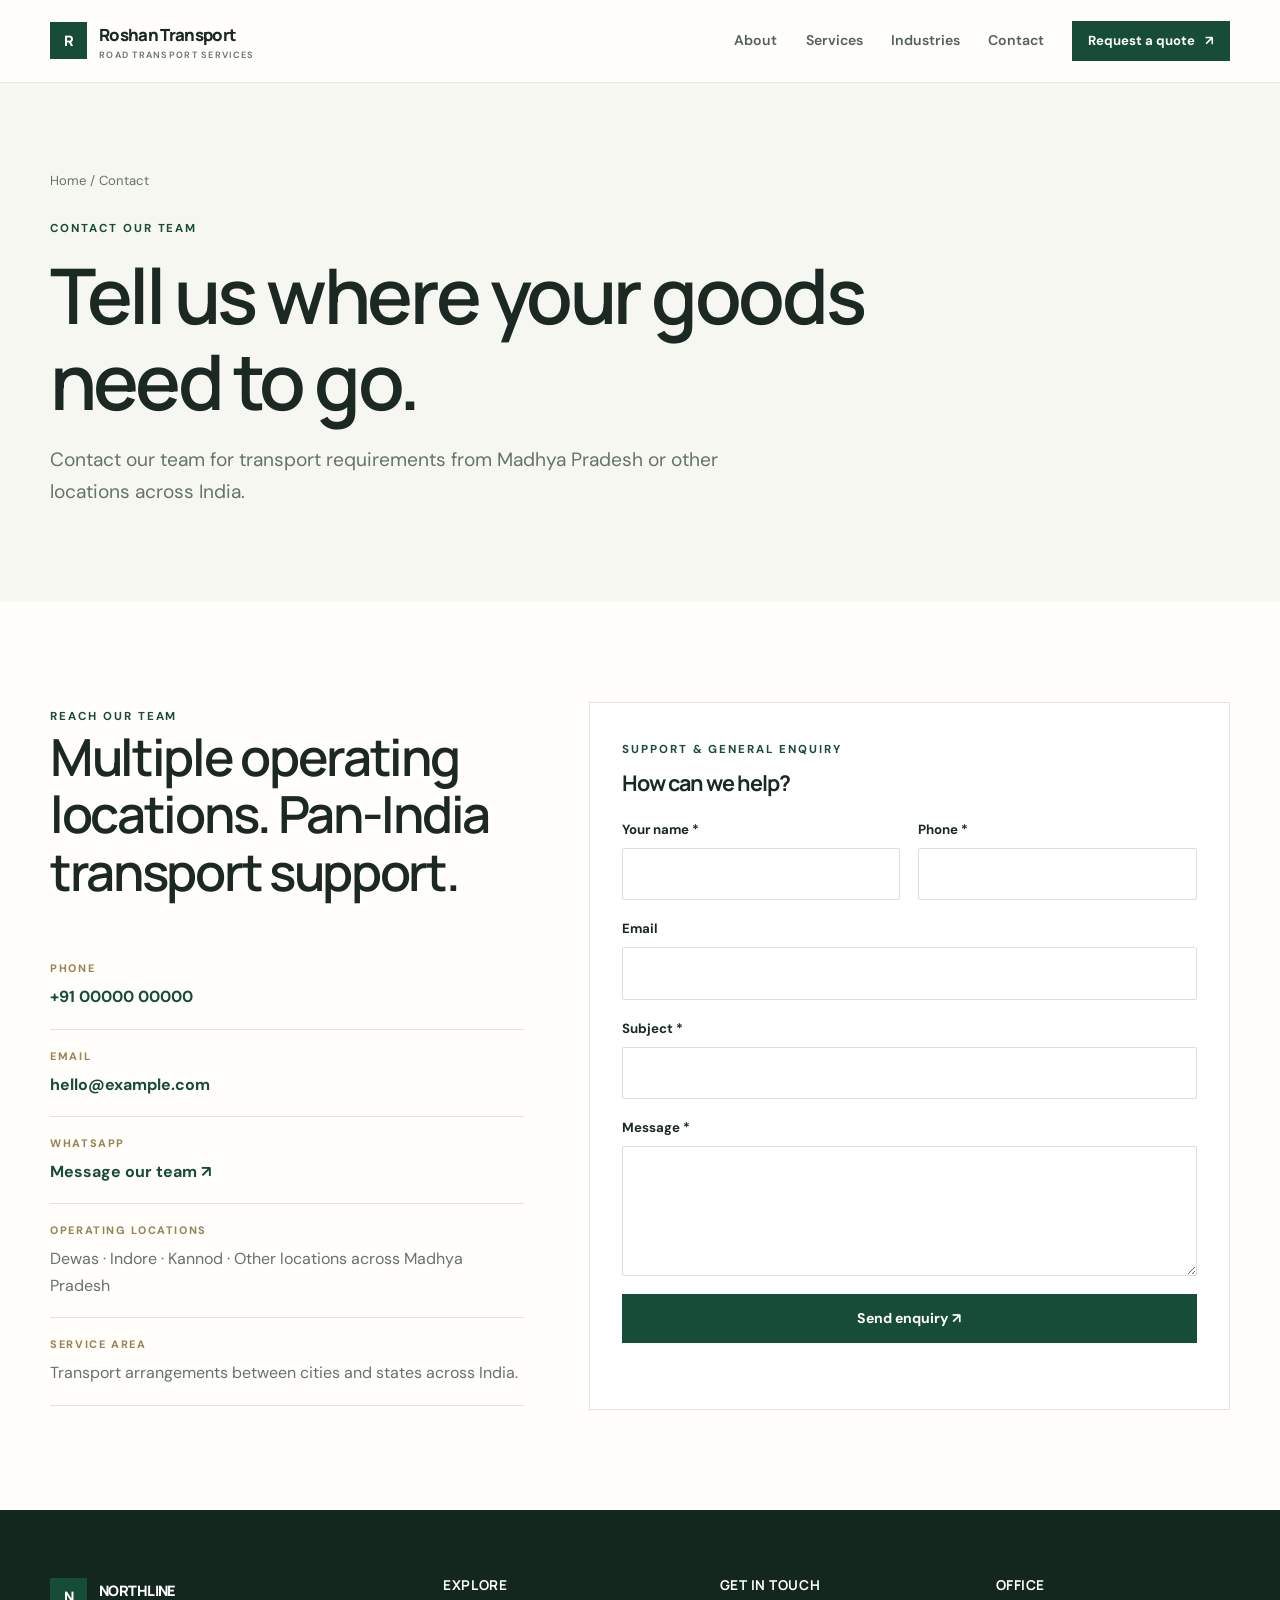
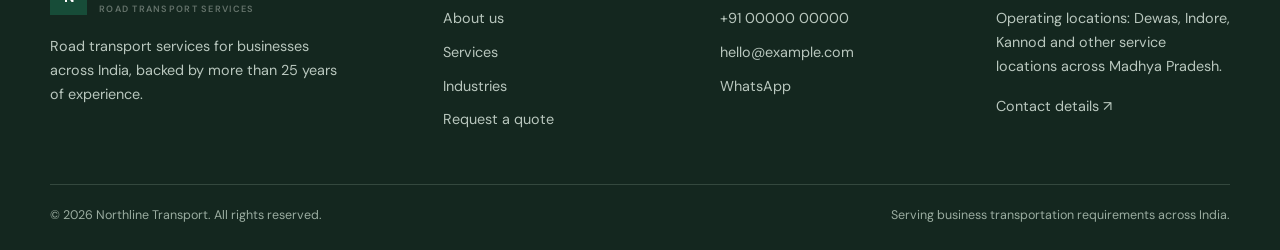
<file: contact.html>
<!doctype html>
<html lang="en">
<head>
  <meta charset="utf-8">
  <meta name="viewport" content="width=device-width, initial-scale=1">
  <title>Contact Us | Pan India Transport Enquiries</title>
  <meta name="description" content="Contact our team for commercial vehicle arrangements, heavy truck transportation and pan-India freight enquiries.">
  <meta name="robots" content="index,follow">
  <link rel="canonical" href="https://www.example.com/contact.html">
  <link rel="preconnect" href="https://fonts.googleapis.com">
  <link rel="preconnect" href="https://fonts.gstatic.com" crossorigin>
  <link rel="stylesheet" href="css/global.css">
  <link rel="stylesheet" href="css/contact.css">

</head>
<body>

<header class="site-header">
  <div class="container nav-wrap">
    <a class="brand" href="index.html" aria-label="Northline Transport home"><span class="brand-mark">R</span><span>Roshan Transport<small>Road Transport Services</small></span></a>
    <button class="menu-toggle" aria-label="Toggle navigation" aria-expanded="false">Menu</button>
    <nav class="nav-links" aria-label="Main navigation">
      <a href="about.html">About</a><a href="services.html">Services</a><a href="industries.html">Industries</a><a href="contact.html">Contact</a>
      <a class="button button-small" href="quote.html">Request a quote <span>↗</span></a>
    </nav>
  </div>
</header>
<main><div class="page-hero"><div class="container"><div class="breadcrumb"><a href="index.html">Home</a> / Contact</div><span class="eyebrow">Contact our team</span><h1>Tell us where your goods need to go.</h1><p class="lead">Contact our team for transport requirements from Madhya Pradesh or other locations across India.</p></div></div>
<section class="section"><div class="container contact-grid"><div><span class="eyebrow">Reach our team</span><h2>Multiple operating locations. Pan-India transport support.</h2><div class="contact-item"><span>PHONE</span><a href="tel:+910000000000">+91 00000 00000</a></div><div class="contact-item"><span>EMAIL</span><a href="mailto:hello@example.com">hello@example.com</a></div><div class="contact-item"><span>WHATSAPP</span><a href="https://wa.me/910000000000">Message our team ↗</a></div><div class="contact-item"><span>OPERATING LOCATIONS</span><p>Dewas · Indore · Kannod · Other locations across Madhya Pradesh</p></div><div class="contact-item"><span>SERVICE AREA</span><p>Transport arrangements between cities and states across India.</p></div></div>
<form class="card support-form" data-api-form="/api/support"><span class="eyebrow">Support & general enquiry</span><h3>How can we help?</h3><div class="form-grid"><div class="field"><label for="name">Your name *</label><input id="name" name="name" required maxlength="100"></div><div class="field"><label for="phone">Phone *</label><input id="phone" name="phone" required maxlength="20" inputmode="tel"></div><div class="field field-full"><label for="email">Email</label><input id="email" name="email" type="email" maxlength="160"></div><div class="field field-full"><label for="subject">Subject *</label><input id="subject" name="subject" required maxlength="160"></div><div class="field field-full"><label for="message">Message *</label><textarea id="message" name="message" required maxlength="2000"></textarea></div><div class="field field-full"><button class="button" type="submit">Send enquiry ↗</button><p class="form-status" role="status" aria-live="polite"></p></div></div></form></div></section></main>
<footer class="site-footer">
  <div class="container">
    <div class="footer-grid">
      <div><a class="brand" href="index.html"><span class="brand-mark">N</span><span>NORTHLINE<small>Road Transport Services</small></span></a><p style="max-width:300px;margin-top:20px">Road transport services for businesses across India, backed by more than 25 years of experience.</p></div>
      <div><h3>EXPLORE</h3><div class="footer-links"><a href="about.html">About us</a><a href="services.html">Services</a><a href="industries.html">Industries</a><a href="quote.html">Request a quote</a></div></div>
      <div><h3>GET IN TOUCH</h3><div class="footer-links"><a href="tel:+910000000000">+91 00000 00000</a><a href="mailto:hello@example.com">hello@example.com</a><a href="https://wa.me/910000000000">WhatsApp</a></div></div>
      <div><h3>OFFICE</h3><p>Operating locations: Dewas, Indore, Kannod and other service locations across Madhya Pradesh.</p><a href="contact.html">Contact details ↗</a></div>
    </div>
    <div class="footer-bottom"><span>© <span data-year></span> Northline Transport. All rights reserved.</span><span>Serving business transportation requirements across India.</span></div>
  </div>
</footer>
<script>document.querySelectorAll('[data-year]').forEach(el => el.textContent = new Date().getFullYear());</script>

<script src="js/config.js"></script>
<script src="js/api.js"></script>
<script src="js/main.js"></script>
<script src="js/forms.js"></script>
<script src="js/admin.js"></script>
</body>
</html>
</file>
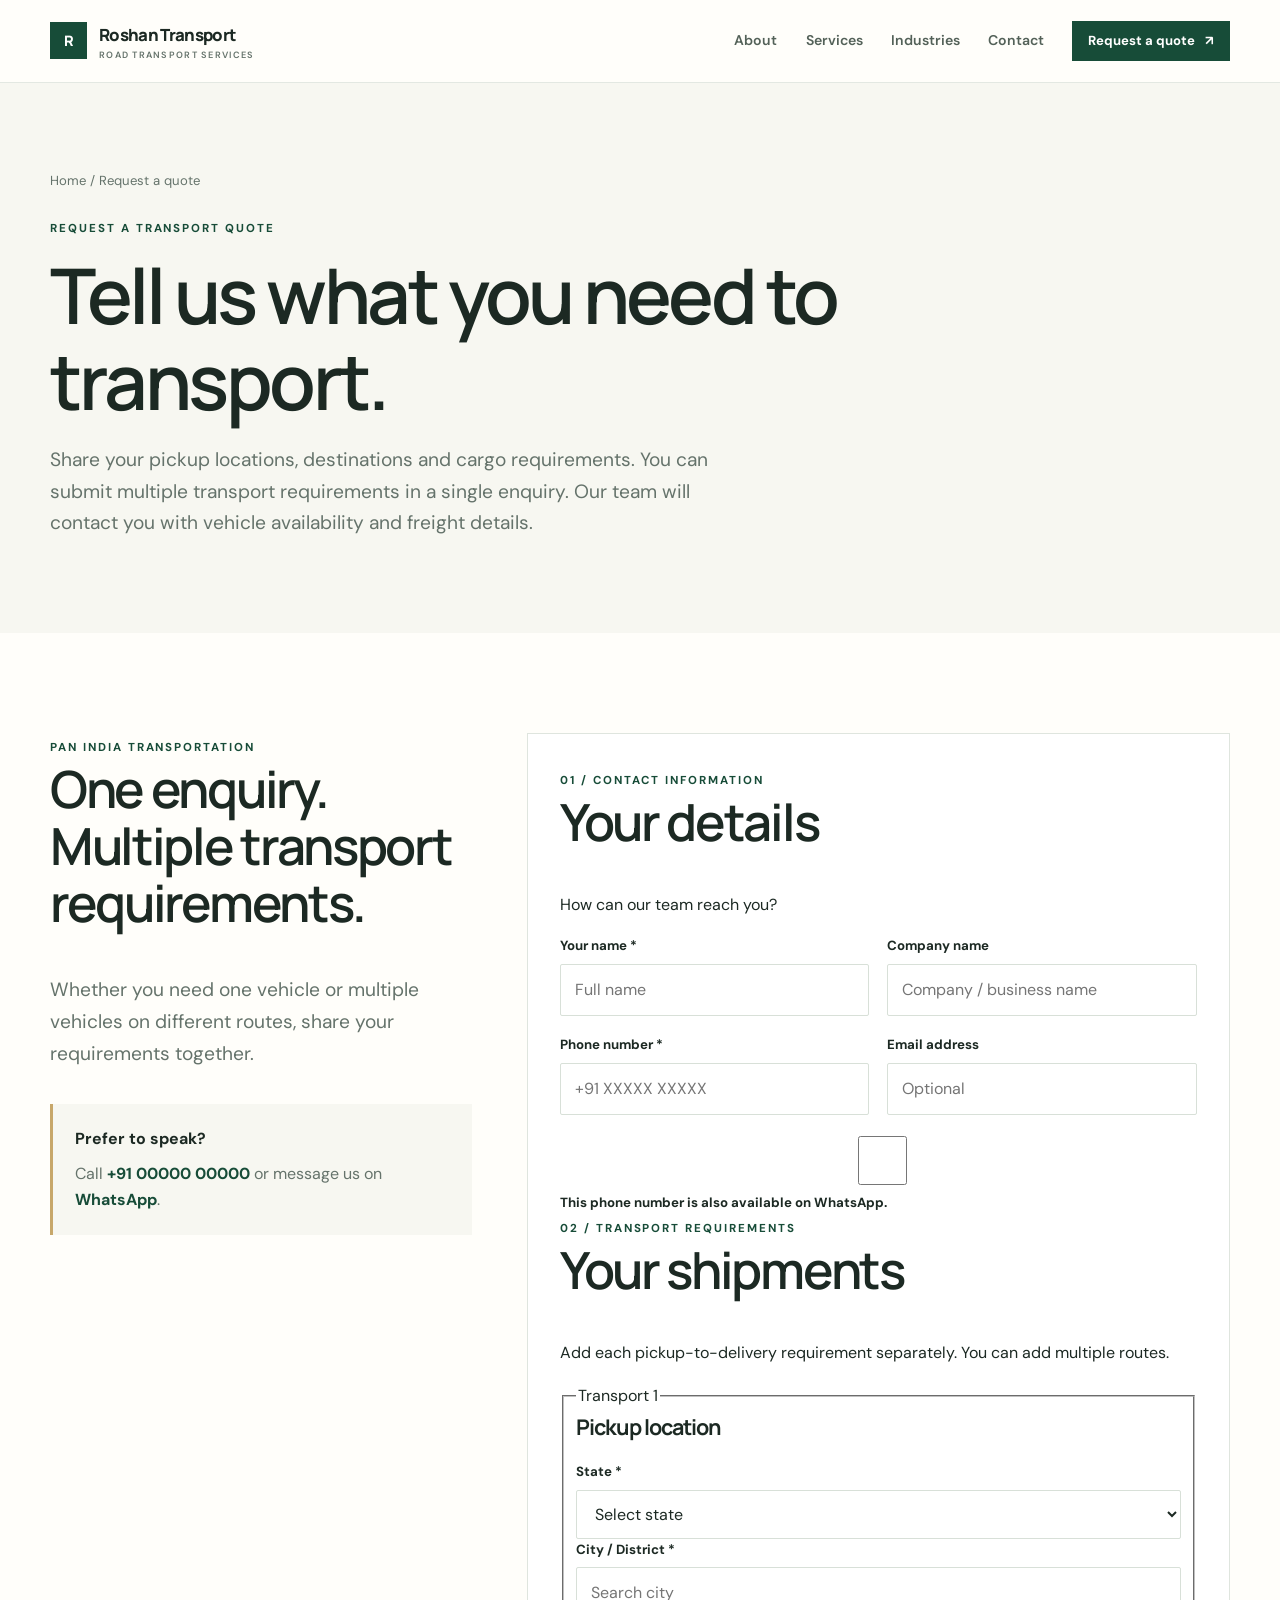
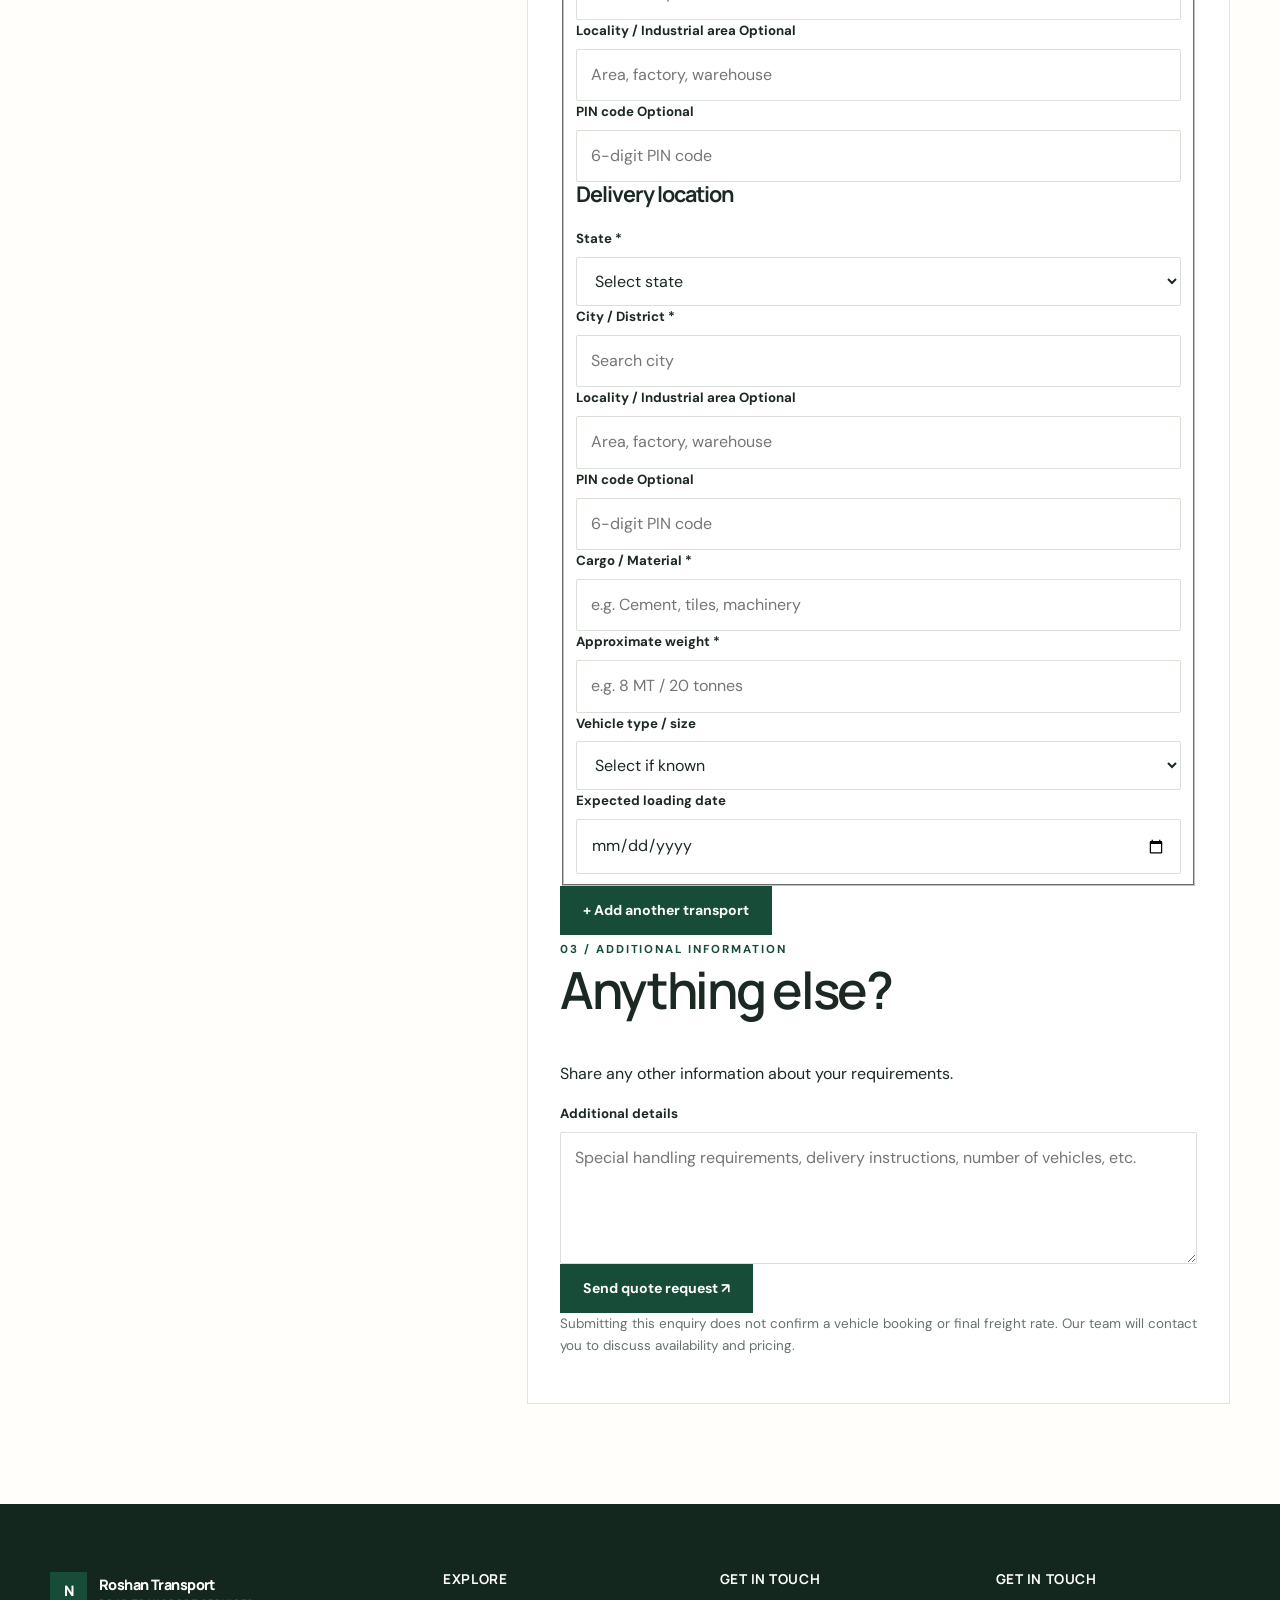
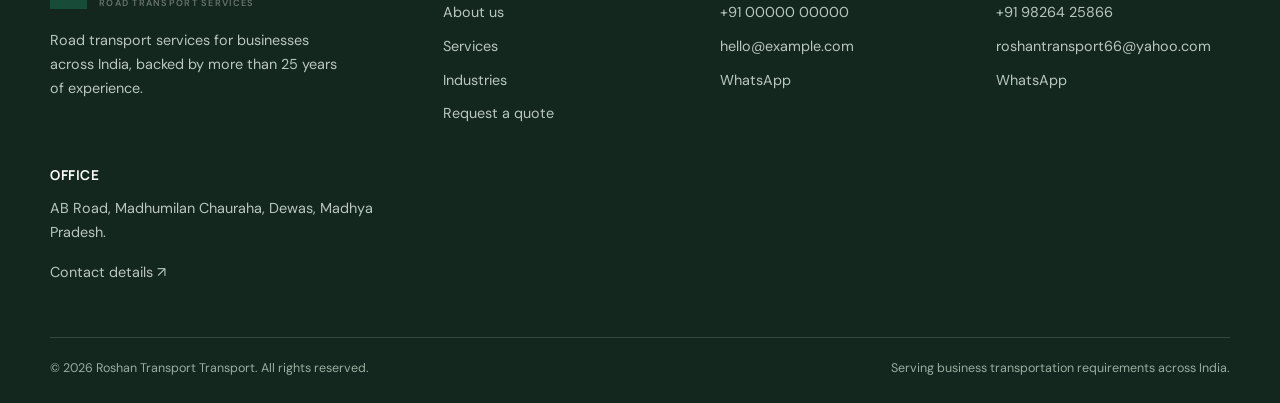
<file: quote.html>
<!doctype html>
<html lang="en">
<head>
  <meta charset="utf-8">
  <meta name="viewport" content="width=device-width, initial-scale=1">

  <title>Request a Freight Quote | Roshan Transport Transport</title>

  <meta name="description" content="Request a pan-India transport quote. Share pickup and delivery locations, cargo details, weight and vehicle requirements.">
  <meta name="robots" content="index,follow">
  <link rel="canonical" href="https://www.example.com/quote.html">

  <link rel="preconnect" href="https://fonts.googleapis.com">
  <link rel="preconnect" href="https://fonts.gstatic.com" crossorigin>

  <link rel="stylesheet" href="css/global.css">
  <link rel="stylesheet" href="css/quote.css">
</head>

<body>

<!-- HEADER -->
<header class="site-header">
  <div class="container nav-wrap">

    <a class="brand" href="index.html" aria-label="Roshan Transport Transport home">
      <span class="brand-mark">R</span>
      <span>
        Roshan Transport
        <small>Road Transport Services</small>
      </span>
    </a>

    <button class="menu-toggle"
            aria-label="Toggle navigation"
            aria-expanded="false">
      Menu
    </button>

    <nav class="nav-links" aria-label="Main navigation">
      <a href="about.html">About</a>
      <a href="services.html">Services</a>
      <a href="industries.html">Industries</a>
      <a href="contact.html">Contact</a>
      <a class="button button-small" href="quote.html">
        Request a quote <span>↗</span>
      </a>
    </nav>

  </div>
</header>


<main>

  <!-- PAGE INTRO -->
  <div class="page-hero">
    <div class="container">

      <div class="breadcrumb">
        <a href="index.html">Home</a> / Request a quote
      </div>

      <span class="eyebrow">Request a transport quote</span>

      <h1>Tell us what you need to transport.</h1>

      <p class="lead">
        Share your pickup locations, destinations and cargo requirements.
        You can submit multiple transport requirements in a single enquiry.
        Our team will contact you with vehicle availability and freight details.
      </p>

    </div>
  </div>


  <!-- QUOTE FORM -->
  <section class="section">

    <div class="container form-layout">

      <!-- FORM SIDEBAR -->
      <div class="form-intro">

        <span class="eyebrow">Pan India transportation</span>

        <h2>One enquiry. Multiple transport requirements.</h2>

        <p class="lead">
          Whether you need one vehicle or multiple vehicles on different
          routes, share your requirements together.
        </p>

        <div class="form-aside">
          <strong>Prefer to speak?</strong>

          <p>
            Call
            <a href="tel:+910000000000">+91 00000 00000</a>
            or message us on
            <a href="https://wa.me/910000000000">WhatsApp</a>.
          </p>
        </div>

      </div>


      <!-- MAIN FORM -->
      <form class="card request-form"
            id="quoteForm"
            data-api-form="/api/quotes">

        <!-- CLIENT DETAILS -->
        <section class="form-section">

          <div class="form-section-heading">
            <span class="eyebrow">01 / Contact information</span>
            <h2>Your details</h2>
            <p>How can our team reach you?</p>
          </div>

          <div class="form-grid">

            <div class="field">
              <label for="name">Your name *</label>
              <input
                type="text"
                id="name"
                name="name"
                required
                maxlength="100"
                autocomplete="name"
                placeholder="Full name">
            </div>

            <div class="field">
              <label for="company">Company name</label>
              <input
                type="text"
                id="company"
                name="company"
                maxlength="120"
                autocomplete="organization"
                placeholder="Company / business name">
            </div>

            <div class="field">
              <label for="phone">Phone number *</label>
              <input
                type="tel"
                id="phone"
                name="phone"
                required
                maxlength="20"
                autocomplete="tel"
                inputmode="tel"
                placeholder="+91 XXXXX XXXXX">
            </div>

            <div class="field">
              <label for="email">Email address</label>
              <input
                type="email"
                id="email"
                name="email"
                maxlength="160"
                autocomplete="email"
                placeholder="Optional">
            </div>

            <div class="field field-full">
              <label class="checkbox-label" for="whatsapp">
                <input
                  type="checkbox"
                  id="whatsapp"
                  name="whatsappAvailable"
                  value="true">
                This phone number is also available on WhatsApp.
              </label>
            </div>

          </div>
        </section>


        <!-- TRANSPORT REQUIREMENTS -->
        <section class="form-section">

          <div class="form-section-heading">
            <span class="eyebrow">02 / Transport requirements</span>
            <h2>Your shipments</h2>
            <p>
              Add each pickup-to-delivery requirement separately.
              You can add multiple routes.
            </p>
          </div>


          <!-- SHIPMENT LIST -->
          <div id="shipmentsList" class="shipments-list">

            <!-- FIRST SHIPMENT -->
            <fieldset class="shipment-card" data-shipment-index="0">

              <legend class="shipment-legend">
                <span class="shipment-number">Transport 1</span>
              </legend>


              <!-- PICKUP AND DELIVERY -->
              <div class="location-grid">

                <!-- PICKUP -->
                <div class="location-panel pickup-panel">

                  <div class="location-heading">
                    <span class="location-indicator pickup-indicator"></span>
                    <h3>Pickup location</h3>
                  </div>

                  <div class="field">
                    <label for="pickupState0">State *</label>
                    <select
                      id="pickupState0"
                      name="shipments[0][pickup][state]"
                      required>
                      <option value="">Select state</option>
                      <option value="Andhra Pradesh">Andhra Pradesh</option>
                      <option value="Arunachal Pradesh">Arunachal Pradesh</option>
                      <option value="Assam">Assam</option>
                      <option value="Bihar">Bihar</option>
                      <option value="Chhattisgarh">Chhattisgarh</option>
                      <option value="Goa">Goa</option>
                      <option value="Gujarat">Gujarat</option>
                      <option value="Haryana">Haryana</option>
                      <option value="Himachal Pradesh">Himachal Pradesh</option>
                      <option value="Jharkhand">Jharkhand</option>
                      <option value="Karnataka">Karnataka</option>
                      <option value="Kerala">Kerala</option>
                      <option value="Madhya Pradesh">Madhya Pradesh</option>
                      <option value="Maharashtra">Maharashtra</option>
                      <option value="Manipur">Manipur</option>
                      <option value="Meghalaya">Meghalaya</option>
                      <option value="Mizoram">Mizoram</option>
                      <option value="Nagaland">Nagaland</option>
                      <option value="Odisha">Odisha</option>
                      <option value="Punjab">Punjab</option>
                      <option value="Rajasthan">Rajasthan</option>
                      <option value="Sikkim">Sikkim</option>
                      <option value="Tamil Nadu">Tamil Nadu</option>
                      <option value="Telangana">Telangana</option>
                      <option value="Tripura">Tripura</option>
                      <option value="Uttar Pradesh">Uttar Pradesh</option>
                      <option value="Uttarakhand">Uttarakhand</option>
                      <option value="West Bengal">West Bengal</option>
                      <option value="Andaman and Nicobar Islands">Andaman and Nicobar Islands</option>
                      <option value="Chandigarh">Chandigarh</option>
                      <option value="Dadra and Nagar Haveli and Daman and Diu">Dadra and Nagar Haveli and Daman and Diu</option>
                      <option value="Delhi">Delhi</option>
                      <option value="Jammu and Kashmir">Jammu and Kashmir</option>
                      <option value="Ladakh">Ladakh</option>
                      <option value="Lakshadweep">Lakshadweep</option>
                      <option value="Puducherry">Puducherry</option>
                    </select>
                  </div>

                  <div class="field">
                    <label for="pickupCity0">City / District *</label>
                    <input
                      type="text"
                      id="pickupCity0"
                      name="shipments[0][pickup][city]"
                      required
                      maxlength="100"
                      placeholder="Search city"
                      autocomplete="off">
                  </div>

                  <div class="field">
                    <label for="pickupLocality0">
                      Locality / Industrial area
                      <span class="optional-label">Optional</span>
                    </label>
                    <input
                      type="text"
                      id="pickupLocality0"
                      name="shipments[0][pickup][locality]"
                      maxlength="150"
                      placeholder="Area, factory, warehouse">
                  </div>

                  <div class="field">
                    <label for="pickupPincode0">
                      PIN code
                      <span class="optional-label">Optional</span>
                    </label>
                    <input
                      type="text"
                      id="pickupPincode0"
                      name="shipments[0][pickup][pincode]"
                      maxlength="6"
                      pattern="[0-9]{6}"
                      inputmode="numeric"
                      placeholder="6-digit PIN code">
                  </div>

                </div>


                <!-- DELIVERY -->
                <div class="location-panel delivery-panel">

                  <div class="location-heading">
                    <span class="location-indicator delivery-indicator"></span>
                    <h3>Delivery location</h3>
                  </div>

                  <div class="field">
                    <label for="deliveryState0">State *</label>
                    <select
                      id="deliveryState0"
                      name="shipments[0][delivery][state]"
                      required>
                      <option value="">Select state</option>
                      <option value="Andhra Pradesh">Andhra Pradesh</option>
                      <option value="Arunachal Pradesh">Arunachal Pradesh</option>
                      <option value="Assam">Assam</option>
                      <option value="Bihar">Bihar</option>
                      <option value="Chhattisgarh">Chhattisgarh</option>
                      <option value="Goa">Goa</option>
                      <option value="Gujarat">Gujarat</option>
                      <option value="Haryana">Haryana</option>
                      <option value="Himachal Pradesh">Himachal Pradesh</option>
                      <option value="Jharkhand">Jharkhand</option>
                      <option value="Karnataka">Karnataka</option>
                      <option value="Kerala">Kerala</option>
                      <option value="Madhya Pradesh">Madhya Pradesh</option>
                      <option value="Maharashtra">Maharashtra</option>
                      <option value="Manipur">Manipur</option>
                      <option value="Meghalaya">Meghalaya</option>
                      <option value="Mizoram">Mizoram</option>
                      <option value="Nagaland">Nagaland</option>
                      <option value="Odisha">Odisha</option>
                      <option value="Punjab">Punjab</option>
                      <option value="Rajasthan">Rajasthan</option>
                      <option value="Sikkim">Sikkim</option>
                      <option value="Tamil Nadu">Tamil Nadu</option>
                      <option value="Telangana">Telangana</option>
                      <option value="Tripura">Tripura</option>
                      <option value="Uttar Pradesh">Uttar Pradesh</option>
                      <option value="Uttarakhand">Uttarakhand</option>
                      <option value="West Bengal">West Bengal</option>
                      <option value="Andaman and Nicobar Islands">Andaman and Nicobar Islands</option>
                      <option value="Chandigarh">Chandigarh</option>
                      <option value="Dadra and Nagar Haveli and Daman and Diu">Dadra and Nagar Haveli and Daman and Diu</option>
                      <option value="Delhi">Delhi</option>
                      <option value="Jammu and Kashmir">Jammu and Kashmir</option>
                      <option value="Ladakh">Ladakh</option>
                      <option value="Lakshadweep">Lakshadweep</option>
                      <option value="Puducherry">Puducherry</option>
                    </select>
                  </div>

                  <div class="field">
                    <label for="deliveryCity0">City / District *</label>
                    <input
                      type="text"
                      id="deliveryCity0"
                      name="shipments[0][delivery][city]"
                      required
                      maxlength="100"
                      placeholder="Search city"
                      autocomplete="off">
                  </div>

                  <div class="field">
                    <label for="deliveryLocality0">
                      Locality / Industrial area
                      <span class="optional-label">Optional</span>
                    </label>
                    <input
                      type="text"
                      id="deliveryLocality0"
                      name="shipments[0][delivery][locality]"
                      maxlength="150"
                      placeholder="Area, factory, warehouse">
                  </div>

                  <div class="field">
                    <label for="deliveryPincode0">
                      PIN code
                      <span class="optional-label">Optional</span>
                    </label>
                    <input
                      type="text"
                      id="deliveryPincode0"
                      name="shipments[0][delivery][pincode]"
                      maxlength="6"
                      pattern="[0-9]{6}"
                      inputmode="numeric"
                      placeholder="6-digit PIN code">
                  </div>

                </div>

              </div>


              <!-- CARGO DETAILS -->
              <div class="shipment-details">

                <div class="field">
                  <label for="cargo0">Cargo / Material *</label>
                  <input
                    type="text"
                    id="cargo0"
                    name="shipments[0][cargo]"
                    required
                    maxlength="180"
                    placeholder="e.g. Cement, tiles, machinery">
                </div>

                <div class="field">
                  <label for="weight0">Approximate weight *</label>
                  <input
                    type="text"
                    id="weight0"
                    name="shipments[0][weight]"
                    required
                    maxlength="80"
                    placeholder="e.g. 8 MT / 20 tonnes">
                </div>

                <div class="field">
                  <label for="vehicleType0">Vehicle type / size</label>
                  <select
                    id="vehicleType0"
                    name="shipments[0][vehicleType]">
                    <option value="">Select if known</option>
                    <option>Pickup / mini goods vehicle</option>
                    <option>LCV / 14 ft</option>
                    <option>17 ft / 19 ft</option>
                    <option>22 ft</option>
                    <option>6-wheel truck</option>
                    <option>10-wheel truck</option>
                    <option>12-wheel truck</option>
                    <option>14-wheel / 16-wheel truck</option>
                    <option>18-wheel / multi-axle</option>
                    <option>32 ft SXL / MXL</option>
                    <option>Trailer</option>
                    <option>Other / special vehicle</option>
                    <option>Not sure - suggest a vehicle</option>
                  </select>
                </div>

                <div class="field">
                  <label for="loadingDate0">Expected loading date</label>
                  <input
                    type="date"
                    id="loadingDate0"
                    name="shipments[0][loadingDate]">
                </div>

              </div>

            </fieldset>

          </div>


          <!-- ADD ANOTHER SHIPMENT -->
          <button
            type="button"
            class="button button-secondary"
            id="addShipment">
            + Add another transport
          </button>


          <!-- TEMPLATE FOR DYNAMIC SHIPMENTS -->
          <template id="shipmentTemplate">

            <fieldset class="shipment-card" data-shipment-index="__INDEX__">

              <legend class="shipment-legend">
                <span class="shipment-number">Transport __NUMBER__</span>

                <button
                  type="button"
                  class="remove-shipment"
                  aria-label="Remove this transport"
                  title="Remove transport">
                  &times;
                </button>
              </legend>


              <div class="location-grid">

                <div class="location-panel pickup-panel">

                  <div class="location-heading">
                    <span class="location-indicator pickup-indicator"></span>
                    <h3>Pickup location</h3>
                  </div>

                  <div class="field">
                    <label for="pickupState__INDEX__">State *</label>
                    <select
                      id="pickupState__INDEX__"
                      name="shipments[__INDEX__][pickup][state]"
                      required>
                      <option value="">Select state</option>
                      <option value="Andhra Pradesh">Andhra Pradesh</option>
                      <option value="Arunachal Pradesh">Arunachal Pradesh</option>
                      <option value="Assam">Assam</option>
                      <option value="Bihar">Bihar</option>
                      <option value="Chhattisgarh">Chhattisgarh</option>
                      <option value="Goa">Goa</option>
                      <option value="Gujarat">Gujarat</option>
                      <option value="Haryana">Haryana</option>
                      <option value="Himachal Pradesh">Himachal Pradesh</option>
                      <option value="Jharkhand">Jharkhand</option>
                      <option value="Karnataka">Karnataka</option>
                      <option value="Kerala">Kerala</option>
                      <option value="Madhya Pradesh">Madhya Pradesh</option>
                      <option value="Maharashtra">Maharashtra</option>
                      <option value="Manipur">Manipur</option>
                      <option value="Meghalaya">Meghalaya</option>
                      <option value="Mizoram">Mizoram</option>
                      <option value="Nagaland">Nagaland</option>
                      <option value="Odisha">Odisha</option>
                      <option value="Punjab">Punjab</option>
                      <option value="Rajasthan">Rajasthan</option>
                      <option value="Sikkim">Sikkim</option>
                      <option value="Tamil Nadu">Tamil Nadu</option>
                      <option value="Telangana">Telangana</option>
                      <option value="Tripura">Tripura</option>
                      <option value="Uttar Pradesh">Uttar Pradesh</option>
                      <option value="Uttarakhand">Uttarakhand</option>
                      <option value="West Bengal">West Bengal</option>
                      <option value="Andaman and Nicobar Islands">Andaman and Nicobar Islands</option>
                      <option value="Chandigarh">Chandigarh</option>
                      <option value="Dadra and Nagar Haveli and Daman and Diu">Dadra and Nagar Haveli and Daman and Diu</option>
                      <option value="Delhi">Delhi</option>
                      <option value="Jammu and Kashmir">Jammu and Kashmir</option>
                      <option value="Ladakh">Ladakh</option>
                      <option value="Lakshadweep">Lakshadweep</option>
                      <option value="Puducherry">Puducherry</option>
                    </select>
                  </div>

                  <div class="field">
                    <label for="pickupCity__INDEX__">City / District *</label>
                    <input
                      type="text"
                      id="pickupCity__INDEX__"
                      name="shipments[__INDEX__][pickup][city]"
                      required
                      maxlength="100"
                      placeholder="Search city"
                      autocomplete="off">
                  </div>

                  <div class="field">
                    <label for="pickupLocality__INDEX__">
                      Locality / Industrial area
                      <span class="optional-label">Optional</span>
                    </label>
                    <input
                      type="text"
                      id="pickupLocality__INDEX__"
                      name="shipments[__INDEX__][pickup][locality]"
                      maxlength="150"
                      placeholder="Area, factory, warehouse">
                  </div>

                  <div class="field">
                    <label for="pickupPincode__INDEX__">
                      PIN code <span class="optional-label">Optional</span>
                    </label>
                    <input
                      type="text"
                      id="pickupPincode__INDEX__"
                      name="shipments[__INDEX__][pickup][pincode]"
                      maxlength="6"
                      pattern="[0-9]{6}"
                      inputmode="numeric"
                      placeholder="6-digit PIN code">
                  </div>

                </div>


                <div class="location-panel delivery-panel">

                  <div class="location-heading">
                    <span class="location-indicator delivery-indicator"></span>
                    <h3>Delivery location</h3>
                  </div>

                  <div class="field">
                    <label for="deliveryState__INDEX__">State *</label>
                    <select
                      id="deliveryState__INDEX__"
                      name="shipments[__INDEX__][delivery][state]"
                      required>
                      <option value="">Select state</option>
                      <option value="Andhra Pradesh">Andhra Pradesh</option>
                      <option value="Arunachal Pradesh">Arunachal Pradesh</option>
                      <option value="Assam">Assam</option>
                      <option value="Bihar">Bihar</option>
                      <option value="Chhattisgarh">Chhattisgarh</option>
                      <option value="Goa">Goa</option>
                      <option value="Gujarat">Gujarat</option>
                      <option value="Haryana">Haryana</option>
                      <option value="Himachal Pradesh">Himachal Pradesh</option>
                      <option value="Jharkhand">Jharkhand</option>
                      <option value="Karnataka">Karnataka</option>
                      <option value="Kerala">Kerala</option>
                      <option value="Madhya Pradesh">Madhya Pradesh</option>
                      <option value="Maharashtra">Maharashtra</option>
                      <option value="Manipur">Manipur</option>
                      <option value="Meghalaya">Meghalaya</option>
                      <option value="Mizoram">Mizoram</option>
                      <option value="Nagaland">Nagaland</option>
                      <option value="Odisha">Odisha</option>
                      <option value="Punjab">Punjab</option>
                      <option value="Rajasthan">Rajasthan</option>
                      <option value="Sikkim">Sikkim</option>
                      <option value="Tamil Nadu">Tamil Nadu</option>
                      <option value="Telangana">Telangana</option>
                      <option value="Tripura">Tripura</option>
                      <option value="Uttar Pradesh">Uttar Pradesh</option>
                      <option value="Uttarakhand">Uttarakhand</option>
                      <option value="West Bengal">West Bengal</option>
                      <option value="Andaman and Nicobar Islands">Andaman and Nicobar Islands</option>
                      <option value="Chandigarh">Chandigarh</option>
                      <option value="Dadra and Nagar Haveli and Daman and Diu">Dadra and Nagar Haveli and Daman and Diu</option>
                      <option value="Delhi">Delhi</option>
                      <option value="Jammu and Kashmir">Jammu and Kashmir</option>
                      <option value="Ladakh">Ladakh</option>
                      <option value="Lakshadweep">Lakshadweep</option>
                      <option value="Puducherry">Puducherry</option>
                    </select>
                  </div>

                  <div class="field">
                    <label for="deliveryCity__INDEX__">City / District *</label>
                    <input
                      type="text"
                      id="deliveryCity__INDEX__"
                      name="shipments[__INDEX__][delivery][city]"
                      required
                      maxlength="100"
                      placeholder="Search city"
                      autocomplete="off">
                  </div>

                  <div class="field">
                    <label for="deliveryLocality__INDEX__">
                      Locality / Industrial area
                      <span class="optional-label">Optional</span>
                    </label>
                    <input
                      type="text"
                      id="deliveryLocality__INDEX__"
                      name="shipments[__INDEX__][delivery][locality]"
                      maxlength="150"
                      placeholder="Area, factory, warehouse">
                  </div>

                  <div class="field">
                    <label for="deliveryPincode__INDEX__">
                      PIN code <span class="optional-label">Optional</span>
                    </label>
                    <input
                      type="text"
                      id="deliveryPincode__INDEX__"
                      name="shipments[__INDEX__][delivery][pincode]"
                      maxlength="6"
                      pattern="[0-9]{6}"
                      inputmode="numeric"
                      placeholder="6-digit PIN code">
                  </div>

                </div>

              </div>


              <div class="shipment-details">

                <div class="field">
                  <label for="cargo__INDEX__">Cargo / Material *</label>
                  <input
                    type="text"
                    id="cargo__INDEX__"
                    name="shipments[__INDEX__][cargo]"
                    required
                    maxlength="180"
                    placeholder="e.g. Cement, tiles, machinery">
                </div>

                <div class="field">
                  <label for="weight__INDEX__">Approximate weight *</label>
                  <input
                    type="text"
                    id="weight__INDEX__"
                    name="shipments[__INDEX__][weight]"
                    required
                    maxlength="80"
                    placeholder="e.g. 8 MT / 20 tonnes">
                </div>

                <div class="field">
                  <label for="vehicleType__INDEX__">Vehicle type / size</label>
                  <select
                    id="vehicleType__INDEX__"
                    name="shipments[__INDEX__][vehicleType]">
                    <option value="">Select if known</option>
                    <option>Pickup / mini goods vehicle</option>
                    <option>LCV / 14 ft</option>
                    <option>17 ft / 19 ft</option>
                    <option>22 ft</option>
                    <option>6-wheel truck</option>
                    <option>10-wheel truck</option>
                    <option>12-wheel truck</option>
                    <option>14-wheel / 16-wheel truck</option>
                    <option>18-wheel / multi-axle</option>
                    <option>32 ft SXL / MXL</option>
                    <option>Trailer</option>
                    <option>Other / special vehicle</option>
                    <option>Not sure - suggest a vehicle</option>
                  </select>
                </div>

                <div class="field">
                  <label for="loadingDate__INDEX__">Expected loading date</label>
                  <input
                    type="date"
                    id="loadingDate__INDEX__"
                    name="shipments[__INDEX__][loadingDate]">
                </div>

              </div>

            </fieldset>

          </template>

        </section>


        <!-- ADDITIONAL INFORMATION -->
        <section class="form-section">

          <div class="form-section-heading">
            <span class="eyebrow">03 / Additional information</span>
            <h2>Anything else?</h2>
            <p>Share any other information about your requirements.</p>
          </div>

          <div class="field">
            <label for="message">Additional details</label>
            <textarea
              id="message"
              name="message"
              maxlength="2000"
              rows="4"
              placeholder="Special handling requirements, delivery instructions, number of vehicles, etc."></textarea>
          </div>

        </section>


        <!-- SUBMIT -->
        <div class="form-submit">

          <button class="button" type="submit">
            Send quote request ↗
          </button>

          <p class="form-note">
            Submitting this enquiry does not confirm a vehicle booking
            or final freight rate. Our team will contact you to discuss
            availability and pricing.
          </p>

          <p class="form-status"
             role="status"
             aria-live="polite"></p>

        </div>

      </form>

    </div>

  </section>

</main>


<!-- FOOTER -->
<footer class="site-footer">

  <div class="container">

    <div class="footer-grid">

      <div>
        <a class="brand" href="index.html">
          <span class="brand-mark">N</span>
          <span>
            Roshan Transport
            <small>Road Transport Services</small>
          </span>
        </a>

        <p style="max-width:300px;margin-top:20px">
          Road transport services for businesses across India,
          backed by more than 25 years of experience.
        </p>
      </div>

      <div>
        <h3>EXPLORE</h3>
        <div class="footer-links">
          <a href="about.html">About us</a>
          <a href="services.html">Services</a>
          <a href="industries.html">Industries</a>
          <a href="quote.html">Request a quote</a>
        </div>
      </div>

      <div>
        <h3>GET IN TOUCH</h3>
        <div class="footer-links">
          <a href="tel:+910000000000">+91 00000 00000</a>
          <a href="mailto:hello@example.com">hello@example.com</a>
          <a href="https://wa.me/910000000000">WhatsApp</a>
        </div>
      </div>

       <div><h3>GET IN TOUCH</h3><div class="footer-links"><a href="tel:+919826425866">+91 98264 25866</a><a href="mailto:roshantransport66@yahoo.com">roshantransport66@yahoo.com</a><a href="https://wa.me/919826425866">WhatsApp</a></div></div>
      <div><h3>OFFICE</h3><p>AB Road, Madhumilan Chauraha, Dewas, Madhya Pradesh.</p><a href="contact.html">Contact details ↗</a></div>
   

    </div>

    <div class="footer-bottom">
      <span>
        © <span data-year></span> Roshan Transport Transport.
        All rights reserved.
      </span>

      <span>Serving business transportation requirements across India.</span>
    </div>

  </div>

</footer>


<!-- SCRIPTS -->
<script>
  document.querySelectorAll('[data-year]').forEach(el => {
    el.textContent = new Date().getFullYear();
  });
</script>

<script src="js/config.js"></script>
<script src="js/api.js"></script>
<script src="js/main.js"></script>
<script src="js/forms.js"></script>
<script src="js/admin.js"></script>

</body>
</html>
</file>
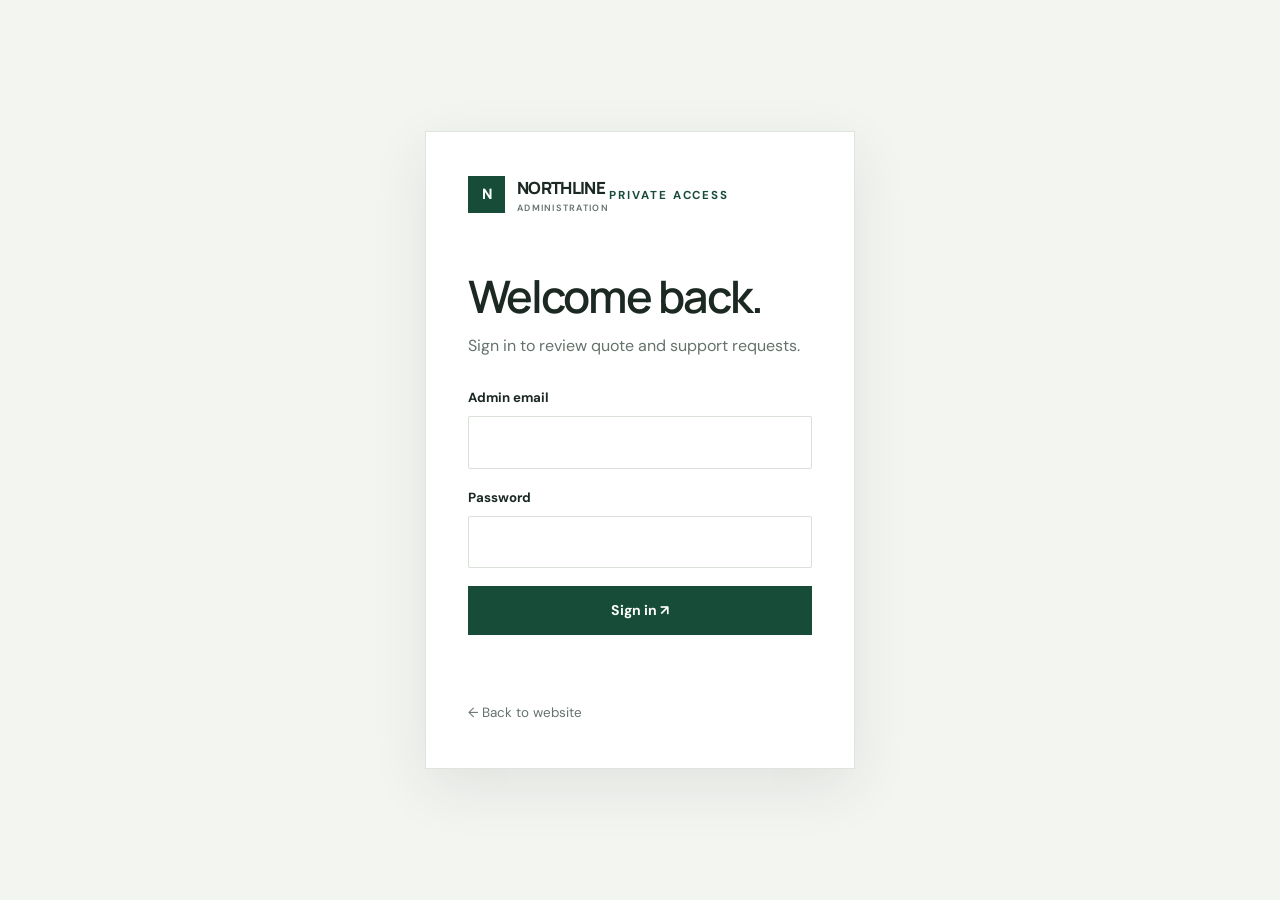
<file: admin/dashboard.html>
<!doctype html><html lang="en"><head><meta charset="utf-8"><meta name="viewport" content="width=device-width,initial-scale=1"><title>Enquiry Dashboard | Northline Transport</title><meta name="robots" content="noindex,nofollow"><link rel="stylesheet" href="../css/global.css"><link rel="stylesheet" href="../css/admin.css"></head><body><main class="dashboard"><header class="dash-top"><a class="brand" href="../index.html"><span class="brand-mark">N</span><span>NORTHLINE<small>REQUEST MANAGEMENT</small></span></a><div><a href="../index.html" class="back-link">View website</a><button id="logout" class="button button-outline button-small">Log out</button></div></header><section class="dash-content"><div class="dash-title"><div><span class="eyebrow">INBOX</span><h1>Enquiries</h1><p>Review and update incoming quote and support requests.</p></div><button id="refresh" class="button button-outline button-small">↻ Refresh</button></div><div class="dash-toolbar"><label for="request-filter">Show</label><select id="request-filter"><option value="all">All requests</option><option value="quote">Quote requests</option><option value="support">Support enquiries</option></select><span><strong id="total-count">0</strong> requests</span></div><div id="request-list" class="request-list"><div class="empty-state">Loading requests…</div></div></section></main><script src="../js/config.js"></script><script src="../js/api.js"></script><script src="../js/admin.js"></script></body></html>
</file>
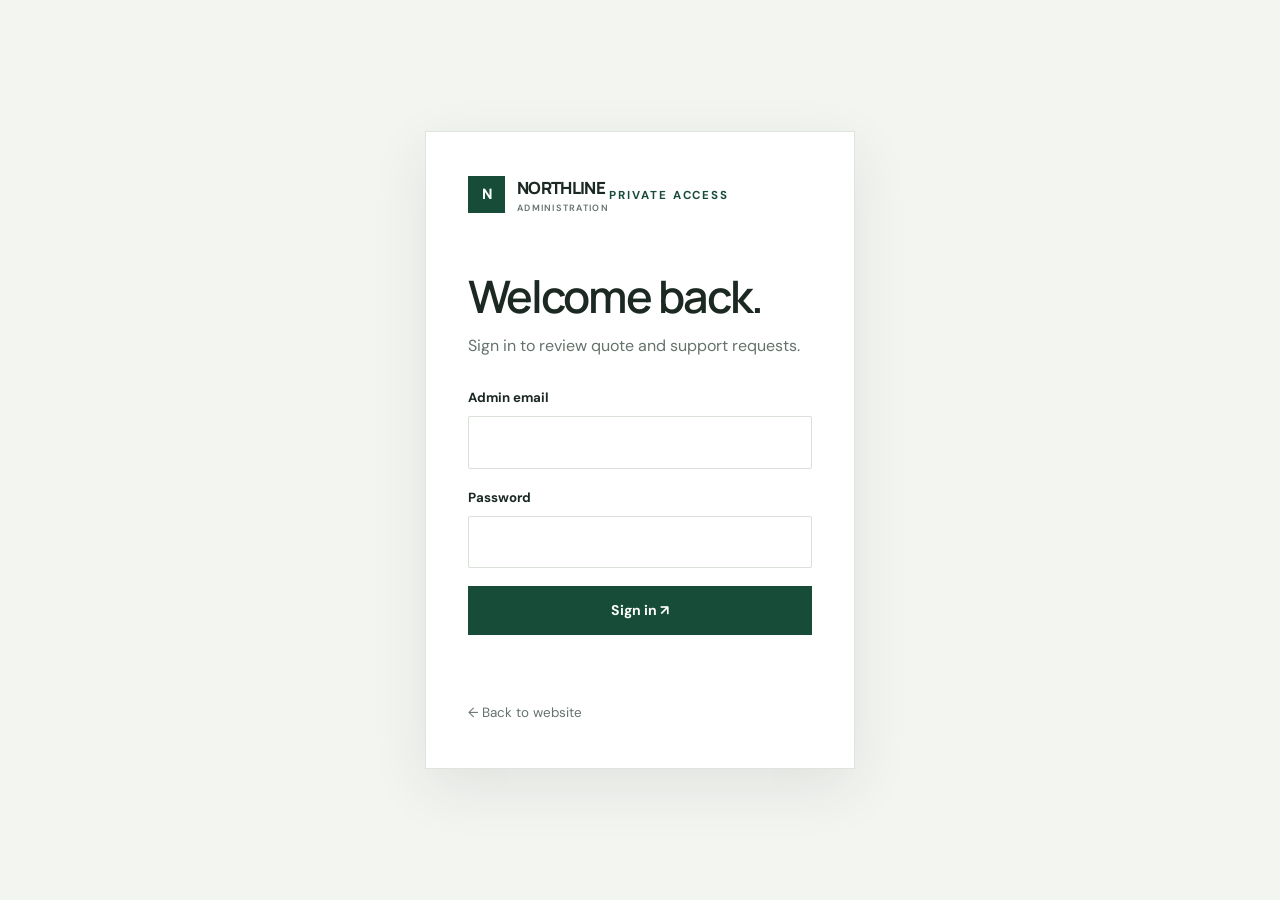
<file: admin/login.html>
<!doctype html><html lang="en"><head><meta charset="utf-8"><meta name="viewport" content="width=device-width,initial-scale=1"><title>Admin Login | Northline Transport</title><meta name="robots" content="noindex,nofollow"><link rel="stylesheet" href="../css/global.css"><link rel="stylesheet" href="../css/admin.css"></head><body><main class="admin-shell"><section class="admin-login"><a class="brand" href="../index.html"><span class="brand-mark">N</span><span>NORTHLINE<small>ADMINISTRATION</small></span></a><span class="eyebrow">Private access</span><h1>Welcome back.</h1><p>Sign in to review quote and support requests.</p><form id="login-form"><div class="field"><label for="email">Admin email</label><input id="email" name="email" type="email" required autocomplete="username"></div><div class="field"><label for="password">Password</label><input id="password" name="password" type="password" required autocomplete="current-password"></div><button class="button" type="submit">Sign in ↗</button><p id="login-status" class="form-status" role="status"></p></form><a class="back-link" href="../index.html">← Back to website</a></section></main><script src="../js/config.js"></script><script src="../js/api.js"></script><script src="../js/admin.js"></script></body></html>
</file>
<file: css/global.css>
@import url('https://fonts.googleapis.com/css2?family=DM+Sans:wght@400;500;600;700&family=Manrope:wght@400;500;600;700;800&display=swap');

:root {
  --ink: #1c2923;
  --muted: #65736b;
  --green: #174c38;
  --green-dark: #103729;
  --green-soft: #eaf0eb;
  --cream: #f7f7f1;
  --paper: #fffefa;
  --line: #dfe5de;
  --gold: #c7a76a;
  --shadow: 0 18px 55px rgba(23, 45, 34, .09);
  --radius: 5px;
  --max: 1180px;
}
* { box-sizing: border-box; }
html { scroll-behavior: smooth; }
body { margin: 0; color: var(--ink); background: var(--paper); font-family: 'DM Sans', sans-serif; line-height: 1.65; -webkit-font-smoothing: antialiased; }
body.page-leaving main { opacity: .35; transform: translateY(5px); }
main { transition: opacity .18s ease, transform .18s ease; }
a { color: inherit; text-decoration: none; }
img { display: block; max-width: 100%; }
button, input, select, textarea { font: inherit; }
button, .button { cursor: pointer; }
.container { width: min(var(--max), calc(100% - 48px)); margin-inline: auto; }
.eyebrow { color: var(--green); font-size: .72rem; font-weight: 700; letter-spacing: .17em; text-transform: uppercase; }
h1, h2, h3, p { margin-top: 0; }
h1, h2, h3 { font-family: 'Manrope', sans-serif; line-height: 1.12; letter-spacing: -.045em; }
h1 { font-size: clamp(2.65rem, 6vw, 5.6rem); font-weight: 600; }
h2 { font-size: clamp(2rem, 4vw, 3.5rem); font-weight: 600; }
h3 { font-size: 1.35rem; font-weight: 700; }
.lead { color: var(--muted); font-size: clamp(1.05rem, 1.5vw, 1.2rem); max-width: 650px; }
.section { padding: 100px 0; }
.section-head { max-width: 720px; margin-bottom: 44px; }
.section-head h2 { margin: 12px 0 18px; }
.site-header { position: sticky; top: 0; z-index: 20; background: rgba(255,254,250,.94); border-bottom: 1px solid rgba(223,229,222,.85); backdrop-filter: blur(14px); }
.nav-wrap { min-height: 82px; display: flex; align-items: center; justify-content: space-between; gap: 24px; }
.brand { display: inline-flex; align-items: center; gap: 12px; font-family: 'Manrope', sans-serif; font-size: 1.05rem; font-weight: 800; letter-spacing: -.04em; }
.brand-mark { display: grid; place-items: center; width: 37px; height: 37px; color: white; background: var(--green); font-size: .9rem; letter-spacing: 0; }
.brand small { display: block; color: var(--muted); font: 600 .57rem 'DM Sans', sans-serif; letter-spacing: .14em; text-transform: uppercase; }
.nav-links { display: flex; align-items: center; gap: clamp(16px, 2.2vw, 30px); font-size: .88rem; font-weight: 600; }
.nav-links a:not(.button) { color: #536158; transition: color .2s; }
.nav-links a:hover, .nav-links a[aria-current="page"] { color: var(--green); }
.menu-toggle { display: none; border: 1px solid var(--line); background: transparent; padding: 9px 12px; color: var(--ink); }
.button { display: inline-flex; align-items: center; justify-content: center; gap: 10px; min-height: 49px; padding: 0 22px; border: 1px solid var(--green); background: var(--green); color: white; font-weight: 700; font-size: .88rem; transition: background .2s, transform .2s, border-color .2s; }
.button:hover { background: var(--green-dark); border-color: var(--green-dark); transform: translateY(-2px); }
.button-outline { color: var(--green); background: transparent; }
.button-outline:hover { color: white; }
.button-light { color: var(--green); background: white; border-color: white; }
.button-small { min-height: 40px; padding: 0 15px; font-size: .82rem; }
.text-link { color: var(--green); font-weight: 700; border-bottom: 1px solid #9aafa1; padding-bottom: 4px; }
.site-footer { padding: 68px 0 24px; color: #e8eee9; background: #14271f; }
.footer-grid { display: grid; grid-template-columns: 1.5fr 1fr 1fr 1fr; gap: 42px; padding-bottom: 52px; }
.site-footer .brand { color: white; }
.site-footer p, .site-footer a { color: #b9c7be; font-size: .9rem; }
.site-footer h3 { color: white; font-size: .85rem; letter-spacing: .04em; }
.footer-links { display: grid; gap: 10px; }
.footer-bottom { display: flex; justify-content: space-between; gap: 20px; padding-top: 20px; border-top: 1px solid #34483e; color: #9aaca0; font-size: .78rem; }
.form-grid { display: grid; grid-template-columns: 1fr 1fr; gap: 18px; }
.field { display: grid; gap: 7px; }
.field-full { grid-column: 1 / -1; }
.field label { font-size: .83rem; font-weight: 700; }
.field input, .field select, .field textarea { width: 100%; min-height: 49px; padding: 12px 14px; border: 1px solid #d8e0d8; border-radius: 2px; color: var(--ink); background: white; outline: none; }
.field textarea { min-height: 130px; resize: vertical; }
.field input:focus, .field select:focus, .field textarea:focus { border-color: var(--green); box-shadow: 0 0 0 3px rgba(23,76,56,.09); }
.form-note, .form-status { color: var(--muted); font-size: .84rem; }
.form-status { margin-top: 14px; font-weight: 700; }
.form-status.success { color: #167347; }
.form-status.error { color: #b33d32; }
.breadcrumb { padding: 22px 0; color: var(--muted); font-size: .82rem; }
.page-hero { padding: 65px 0 75px; background: var(--cream); }
.page-hero h1 { max-width: 850px; margin: 12px 0 20px; font-size: clamp(2.7rem, 6vw, 5rem); }
.page-hero .lead { max-width: 700px; }
.card { background: white; border: 1px solid var(--line); padding: 28px; }
.icon-box { display: grid; place-items: center; width: 44px; height: 44px; color: var(--green); background: var(--green-soft); font-weight: 800; }
.split { display: grid; grid-template-columns: 1fr 1fr; gap: 64px; align-items: center; }
.photo { width: 100%; height: 100%; min-height: 380px; object-fit: cover; }
.image-frame { position: relative; }
.image-frame:after { content: ''; position: absolute; inset: 18px -18px -18px 18px; border: 1px solid var(--gold); z-index: -1; }
.cta-band { padding: 66px 0; color: white; background: var(--green); }
.cta-band h2 { max-width: 700px; margin-bottom: 16px; }
.cta-band p { color: #d0ddd5; max-width: 600px; }
.cta-row { display: flex; justify-content: space-between; align-items: center; gap: 30px; }
.mobile-only { display: none; }
@media (max-width: 850px) {
  .menu-toggle { display: block; }
  .nav-links { display: none; position: absolute; top: 81px; left: 0; right: 0; padding: 22px 24px 26px; background: var(--paper); border-bottom: 1px solid var(--line); flex-direction: column; align-items: stretch; gap: 17px; }
  .nav-links.open { display: flex; }
  .nav-links .button { width: 100%; }
  .footer-grid { grid-template-columns: 1fr 1fr; }
  .split { gap: 36px; }
}
@media (max-width: 620px) {
  .container { width: min(100% - 36px, var(--max)); }
  .section { padding: 70px 0; }
  .nav-wrap { min-height: 72px; }
  .nav-links { top: 71px; }
  .footer-grid, .split, .form-grid { grid-template-columns: 1fr; }
  .footer-grid { gap: 28px; }
  .field-full { grid-column: auto; }
  .cta-row, .footer-bottom { flex-direction: column; align-items: flex-start; }
  .page-hero { padding: 48px 0 55px; }
  .image-frame:after { inset: 12px -10px -12px 10px; }
  .photo { min-height: 280px; }
}
@media (prefers-reduced-motion: reduce) {
  *, *::before, *::after { scroll-behavior: auto !important; transition-duration: .01ms !important; animation-duration: .01ms !important; }
}


/* Lucide icon fallback */
.lucide-icon {
  display: inline-flex;
  align-items: center;
  justify-content: center;
  vertical-align: middle;
  min-width: 1em;
  min-height: 1em;
}

/* Hide fallback text when icon font is available */
@supports (font-family: "lucide") {
  .lucide-icon {
    font-family: "lucide" !important;
    font-size: 0;
  }

  .lucide-icon::before {
    font-size: 1rem;
  }
}
</file>
<file: css/contact.css>
.contact-grid{display:grid;grid-template-columns:.85fr 1.15fr;gap:65px}.contact-item{padding:18px 0;border-bottom:1px solid var(--line)}.contact-item span{display:block;color:#9b8356;font-size:.68rem;font-weight:800;letter-spacing:.15em}.contact-item a,.contact-item p{display:inline-block;margin:6px 0 0;color:var(--green);font-weight:700}.contact-item p{color:var(--muted);font-weight:400}.support-form{padding:32px}.support-form h3{margin:10px 0 24px}@media(max-width:800px){.contact-grid{grid-template-columns:1fr;gap:35px}}@media(max-width:620px){.support-form{padding:20px}}
</file>
<file: css/quote.css>
.form-layout{display:grid;grid-template-columns:.75fr 1.25fr;gap:55px;align-items:start}.form-aside{margin-top:35px;padding:22px;background:var(--cream);border-left:3px solid var(--gold)}.form-aside p{margin:8px 0 0;color:var(--muted)}.form-aside a{color:var(--green);font-weight:700}.request-form{padding:32px}@media(max-width:850px){.form-layout{grid-template-columns:1fr;gap:28px}}@media(max-width:620px){.request-form{padding:20px}}
</file>
<file: css/admin.css>
body{background:#f3f5f1}.admin-shell{min-height:100vh;display:grid;place-items:center;padding:30px}.admin-login{width:min(100%,430px);padding:42px;background:white;border:1px solid var(--line);box-shadow:var(--shadow)}.admin-login>.brand{margin-bottom:45px}.admin-login h1{font-size:2.8rem;margin:12px 0}.admin-login>p{color:var(--muted)}.admin-login form{display:grid;gap:18px;margin-top:28px}.admin-login .button{width:100%}.back-link{display:inline-block;margin-top:22px;color:var(--muted);font-size:.84rem}.dashboard{min-height:100vh}.dash-top{height:76px;padding:0 max(24px,calc((100% - 1120px)/2));display:flex;align-items:center;justify-content:space-between;background:white;border-bottom:1px solid var(--line)}.dash-top>div{display:flex;align-items:center;gap:20px}.dash-content{width:min(100% - 48px,1120px);margin:65px auto}.dash-title{display:flex;justify-content:space-between;align-items:center}.dash-title h1{font-size:3rem;margin:8px 0}.dash-title p{color:var(--muted)}.dash-toolbar{display:flex;align-items:center;gap:12px;margin:32px 0 18px;padding:15px 18px;background:white;border:1px solid var(--line)}.dash-toolbar select,.request-controls select{padding:9px 12px;border:1px solid var(--line);background:white}.dash-toolbar span{margin-left:auto;color:var(--muted);font-size:.85rem}.request-list{display:grid;gap:12px}.request-card{padding:22px;background:white;border:1px solid var(--line)}.request-heading{display:flex;justify-content:space-between;gap:15px}.request-heading h3{margin:0;font-size:1.1rem}.request-heading span{color:var(--muted);font-size:.78rem}.request-card p{margin:13px 0;color:var(--muted);overflow-wrap:anywhere}.request-controls{display:flex;align-items:center;gap:12px}.status-pill{padding:5px 10px;background:#eef1eb;color:#526057;font-size:.75rem;text-transform:capitalize}.status-pill.new{background:#fff2d9;color:#8a641b}.status-pill.resolved{background:#e4f3e9;color:#246c42}.empty-state{padding:50px;text-align:center;background:white;border:1px dashed #cbd5ca;color:var(--muted)}@media(max-width:600px){.admin-login{padding:28px}.dash-top{padding:0 18px}.dash-content{width:calc(100% - 32px);margin:38px auto}.dash-title{align-items:flex-start;gap:15px}.dash-title h1{font-size:2.4rem}.dash-top .back-link{display:none}.request-heading{flex-direction:column}.dash-toolbar{flex-wrap:wrap}}
</file>
